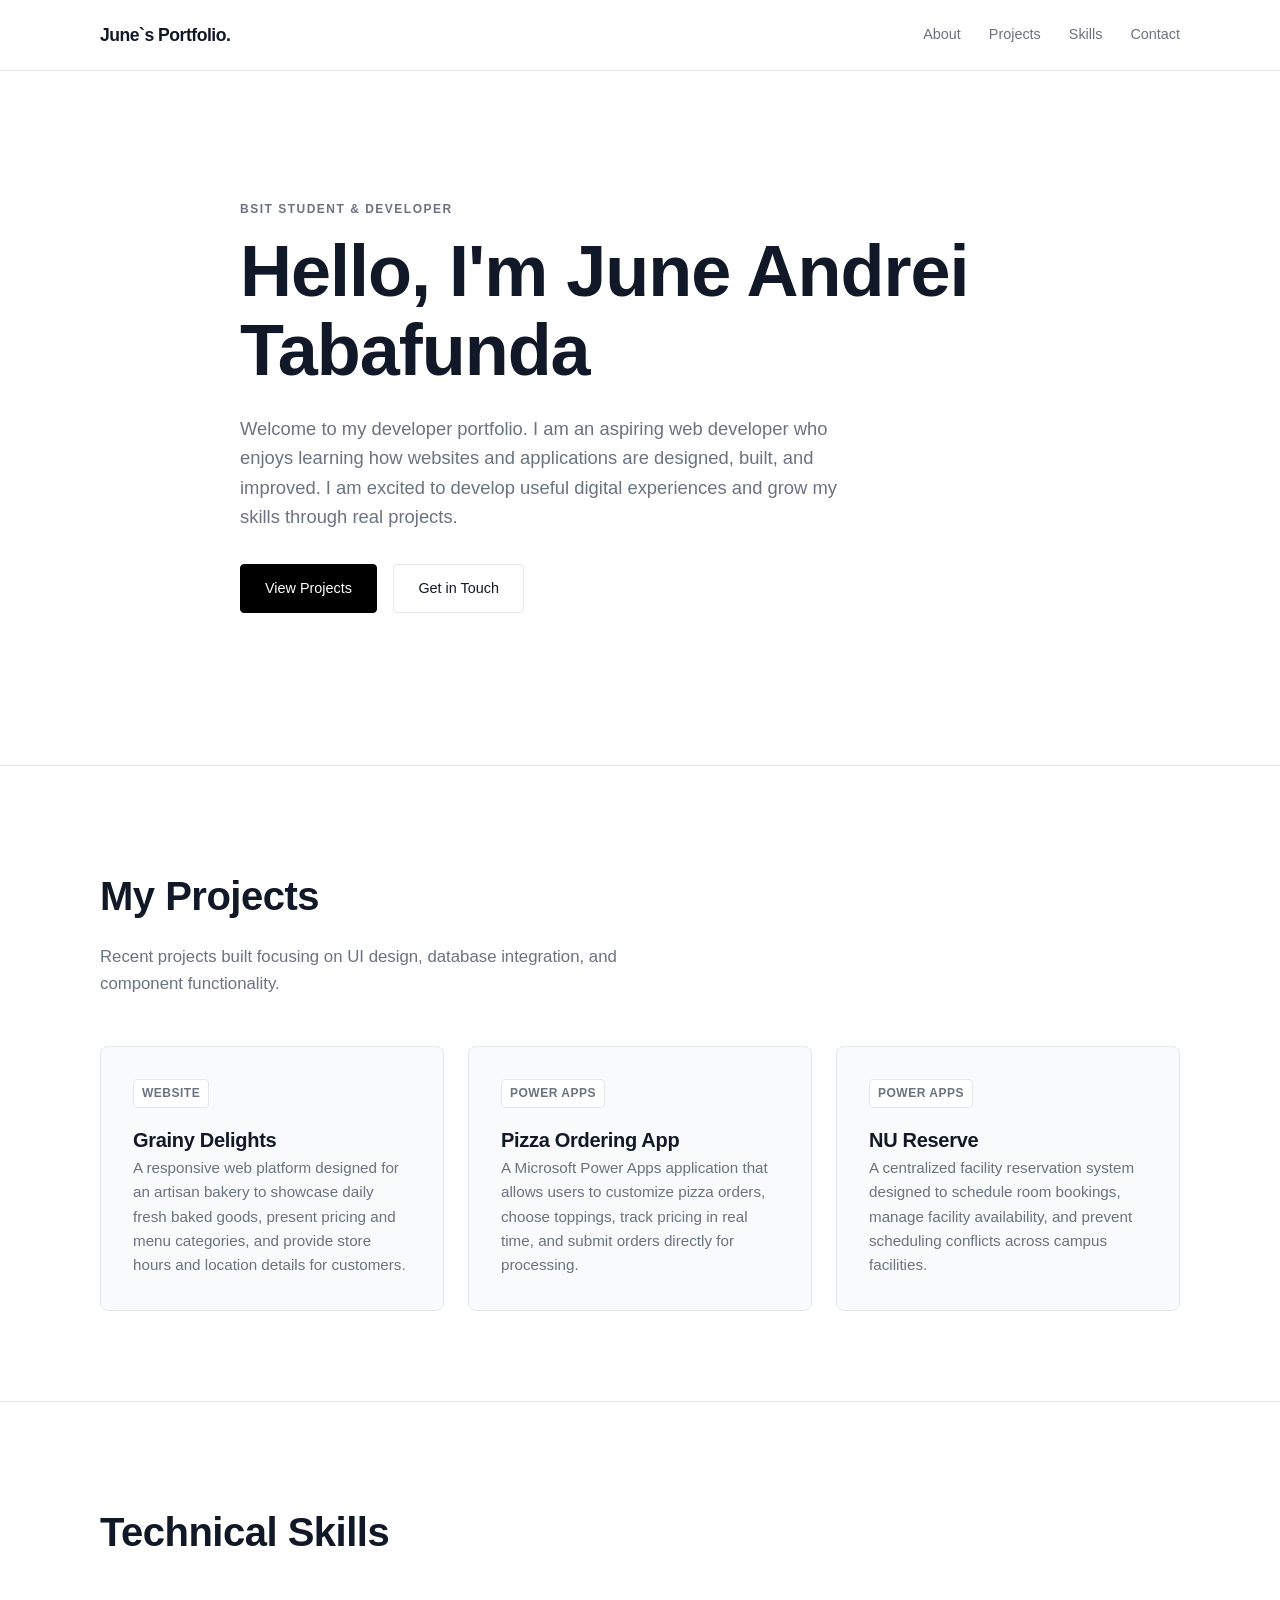
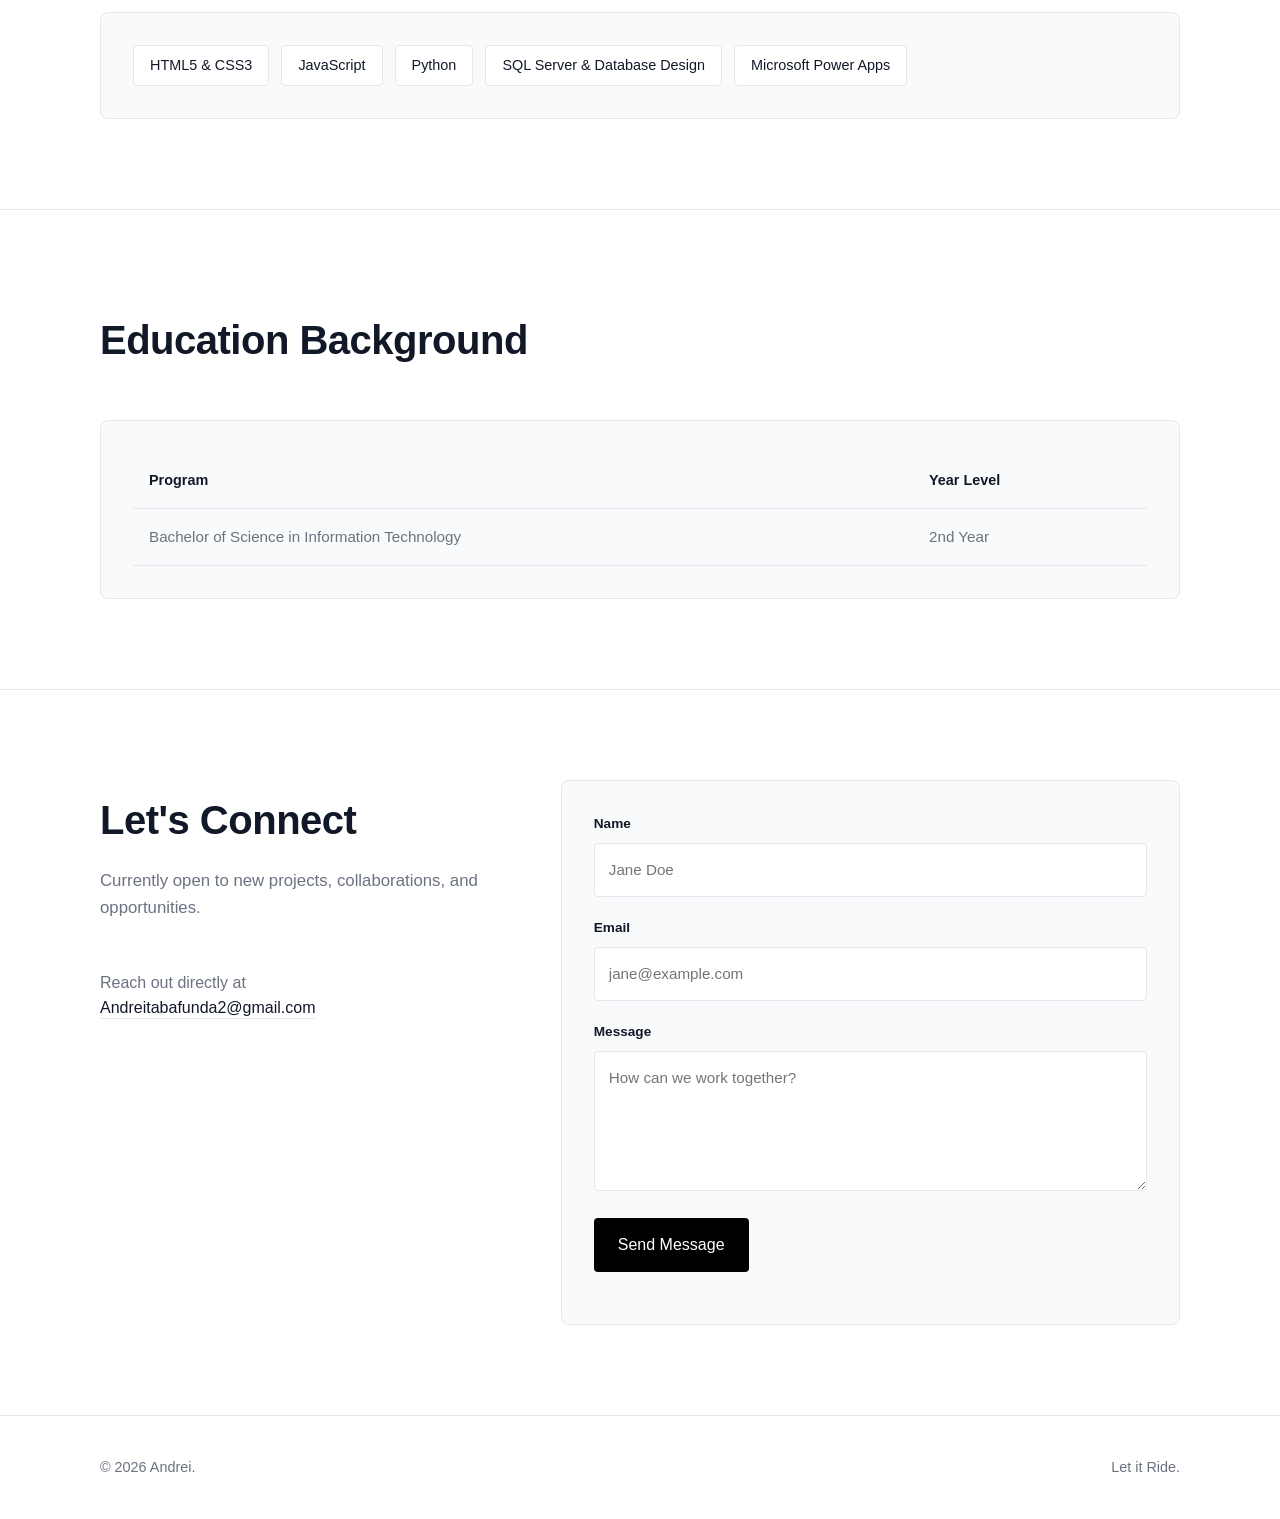
<file: Portfolio/index.html>
<!DOCTYPE html>
<html lang="en">
<head>
  <meta charset="UTF-8">
  <meta name="viewport" content="width=device-width, initial-scale=1.0">
  <meta name="description" content="Personal portfolio of an aspiring web developer.">
  <title>June`s Portfolio</title>
  <link rel="stylesheet" href="style.css">
</head>
<body>
  <nav aria-label="Main navigation">
    <div class="container nav-inner">
      <a class="brand" href="#home">June`s Portfolio.</a>
      <div class="nav-links">
        <a href="#about">About</a>
        <a href="#projects">Projects</a>
        <a href="#skills">Skills</a>
        <a href="#contact">Contact</a>
      </div>
    </div>
  </nav>

  <header id="home">
    <div class="container hero-grid">
      <div>
        <span class="eyebrow">BSIT Student & Developer</span>
        <h1>Hello, I'm June Andrei Tabafunda</h1>
        <p class="hero-copy">Welcome to my developer portfolio. I am an aspiring web developer who enjoys learning how websites and applications are designed, built, and improved. I am excited to develop useful digital experiences and grow my skills through real projects.</p>
        <a class="button" href="#projects">View Projects</a>
        <a class="button secondary" href="#contact">Get in Touch</a>
      </div>
    </div>
  </header>

  <main>
    <section id="projects">
      <div class="container">
        <div class="section-heading">
          <h2>My Projects</h2>
          <p>Recent projects built focusing on UI design, database integration, and component functionality.</p>
        </div>
        <div class="grid-3">
          <article class="panel">
            <div class="card-header">
              <span class="tag">Website</span>
            </div>
            <h3 class="card-title">Grainy Delights</h3>
            <p class="card-desc">A responsive web platform designed for an artisan bakery to showcase daily fresh baked goods, present pricing and menu categories, and provide store hours and location details for customers.</p>
          </article>
          <article class="panel">
            <div class="card-header">
              <span class="tag">Power Apps</span>
            </div>
            <h3 class="card-title">Pizza Ordering App</h3>
            <p class="card-desc">A Microsoft Power Apps application that allows users to customize pizza orders, choose toppings, track pricing in real time, and submit orders directly for processing.</p>
          </article>
          <article class="panel">
            <div class="card-header">
              <span class="tag">Power Apps</span>
            </div>
            <h3 class="card-title">NU Reserve</h3>
            <p class="card-desc">A centralized facility reservation system designed to schedule room bookings, manage facility availability, and prevent scheduling conflicts across campus facilities.</p>
          </article>
        </div>
      </div>
    </section>
    <section id="skills">
      <div class="container">
        <div class="section-heading">
          <h2>Technical Skills</h2>
        </div>
        <div class="panel">
          <ul class="skill-list">
            <li>HTML5 & CSS3</li>
            <li>JavaScript</li>
            <li>Python</li>
            <li>SQL Server & Database Design</li>
            <li>Microsoft Power Apps</li>
          </ul>
        </div>
      </div>
    </section>

    <section id="about">
      <div class="container">
        <div class="section-heading">
          <h2>Education Background</h2>
        </div>
        <div class="panel">
          <table aria-label="Education History">
            <thead>
              <tr>
                <th>Program</th>
                <th>Year Level</th>
              </tr>
            </thead>
            <tbody>
              <tr>
                <td>Bachelor of Science in Information Technology</td>
                <td>2nd Year </td>
              </tr>
            </tbody>
          </table>
        </div>
      </div>
    </section>

    <section id="contact">
      <div class="container contact-grid">
        <div class="contact-info">
          <div class="section-heading">
            <h2>Let's Connect</h2>
            <p>Currently open to new projects, collaborations, and opportunities.</p>
          </div>
          <p style="color: var(--muted); margin-top: 24px;">
            Reach out directly at <br>
            <a href="mailto:Andreitabafunda2@gmail.com" style="color: var(--text); font-weight: 500; border-bottom: 1px solid var(--border); padding-bottom: 2px;">Andreitabafunda2@gmail.com</a>
          </p>
        </div>
        <div class="panel">
          <form id="contact-form">
            <div>
              <label for="visitor-name">Name</label>
              <input id="visitor-name" name="name" type="text" placeholder="Jane Doe" required>
            </div>
            <div>
              <label for="visitor-email">Email</label>
              <input id="visitor-email" name="email" type="email" placeholder="jane@example.com" required>
            </div>
            <div>
              <label for="visitor-message">Message</label>
              <textarea id="visitor-message" name="message" placeholder="How can we work together?" required></textarea>
            </div>
            <button type="submit">Send Message</button>
            <p id="form-status" style="font-size: 0.85rem; color: var(--muted); margin: 0;" aria-live="polite"></p>
          </form>
        </div>
      </div>
    </section>
  </main>

  <footer>
    <div class="container footer-inner">
      <span>© <span id="year"></span> Andrei.</span>
      <span>Let it Ride.</span>
    </div>
  </footer>

  <script src="script.js"></script>
</body>
</html>
</file>
<file: Portfolio/style.css>
:root {
  --bg: #ffffff;
  --surface: #f9fafb;
  --text: #111827;
  --muted: #6b7280;
  --border: #e5e7eb;
  --accent: #000000;
}
* { box-sizing: border-box; scroll-behavior: smooth; }
body {
  margin: 0;
  font-family: "Inter", -apple-system, BlinkMacSystemFont, "Segoe UI", sans-serif;
  color: var(--text);
  background: var(--bg);
  line-height: 1.6;
  -webkit-font-smoothing: antialiased;
}
a { color: inherit; text-decoration: none; }
.container { width: min(1080px, 90%); margin: auto; }

header { min-height: 85vh; display: flex; align-items: center; padding: 120px 0 60px; }
nav {
  position: fixed; inset: 0 0 auto; z-index: 10;
  background: rgba(255, 255, 255, 0.9);
  border-bottom: 1px solid var(--border);
  backdrop-filter: blur(8px);
}
.nav-inner {
  min-height: 70px; display: flex; align-items: center;
  justify-content: space-between; gap: 24px;
}
.brand { font-weight: 700; letter-spacing: -0.5px; font-size: 1.1rem; }
.nav-links { display: flex; gap: 28px; flex-wrap: wrap; }
.nav-links a { color: var(--muted); font-size: 0.9rem; transition: color 0.2s; }
.nav-links a:hover { color: var(--accent); }

.hero-grid {
  display: grid; grid-template-columns: 1fr;
  gap: 40px; max-width: 800px;
}
.eyebrow {
  color: var(--muted); text-transform: uppercase;
  letter-spacing: 1.5px; font-size: 0.75rem; font-weight: 600; margin-bottom: 12px; display: block;
}
h1 { font-size: clamp(2.5rem, 6vw, 4.5rem); line-height: 1.1; margin: 0 0 24px; font-weight: 800; letter-spacing: -1px; }
.hero-copy { color: var(--muted); font-size: 1.15rem; max-width: 600px; margin-bottom: 32px; }

.button {
  display: inline-block; margin: 0 12px 12px 0; padding: 12px 24px;
  font-size: 0.9rem; font-weight: 500; border-radius: 4px;
  background: var(--accent); color: #ffffff;
  border: 1px solid var(--accent);
  transition: all 0.2s ease;
}
.button:hover { background: #ffffff; color: var(--accent); }
.button.secondary { background: transparent; color: var(--text); border-color: var(--border); }
.button.secondary:hover { border-color: var(--accent); }

section { padding: 90px 0; border-top: 1px solid var(--border); }
.section-heading { margin-bottom: 48px; max-width: 600px; }
.section-heading h2 { font-size: clamp(1.8rem, 4vw, 2.5rem); margin: 8px 0 16px; font-weight: 700; letter-spacing: -0.5px; }
.section-heading p { color: var(--muted); margin: 0; font-size: 1.05rem; }

.grid-3 { display: grid; grid-template-columns: repeat(auto-fit, minmax(300px, 1fr)); gap: 24px; }

.panel {
  background: var(--surface);
  border: 1px solid var(--border);
  border-radius: 8px; padding: 32px;
  transition: border-color 0.2s ease;
}
.panel:hover { border-color: #d1d5db; }

.skill-list { display: flex; flex-wrap: wrap; gap: 12px; padding: 0; list-style: none; margin: 0; }
.skill-list li {
  background: #ffffff; border: 1px solid var(--border);
  color: var(--text); border-radius: 4px; padding: 8px 16px; font-size: 0.9rem;
}

.card-header { display: flex; justify-content: space-between; align-items: flex-start; margin-bottom: 16px; }
.card-title { margin: 0; font-size: 1.25rem; font-weight: 600; letter-spacing: -0.3px; }
.card-desc { color: var(--muted); margin: 0; font-size: 0.95rem; }
.tag { 
  font-size: 0.75rem; font-weight: 600; text-transform: uppercase; 
  letter-spacing: 0.5px; color: var(--muted); background: #ffffff; 
  border: 1px solid var(--border); padding: 4px 8px; border-radius: 4px; 
}

table { width: 100%; border-collapse: collapse; text-align: left; }
th, td { padding: 16px; border-bottom: 1px solid var(--border); }
th { font-weight: 600; color: var(--text); font-size: 0.9rem; }
td { color: var(--muted); font-size: 0.95rem; }

.contact-grid { display: grid; grid-template-columns: 1fr 1.5fr; gap: 48px; }
form { display: grid; gap: 20px; }
label { font-size: 0.85rem; font-weight: 600; color: var(--text); display: block; margin-bottom: 8px; }
input, textarea {
  width: 100%; padding: 14px;
  background: #ffffff; border: 1px solid var(--border);
  border-radius: 4px; color: var(--text); font: inherit; font-size: 0.95rem;
}
input:focus, textarea:focus { outline: none; border-color: var(--accent); }
textarea { min-height: 140px; resize: vertical; }
button {
  cursor: pointer; border: none; border-radius: 4px; padding: 14px 24px;
  background: var(--accent); color: #ffffff; font: inherit; font-weight: 500;
  transition: opacity 0.2s; width: max-content;
}
button:hover { opacity: 0.9; }

footer { border-top: 1px solid var(--border); padding: 40px 0; color: var(--muted); font-size: 0.9rem; }
.footer-inner { display: flex; justify-content: space-between; align-items: center; flex-wrap: wrap; gap: 16px; }

@media (max-width: 768px) {
  .nav-inner { flex-direction: column; padding: 16px 0; }
  header { padding-top: 140px; }
  .contact-grid { grid-template-columns: 1fr; gap: 32px; }
  .grid-3 { grid-template-columns: 1fr; }
}
</file>
